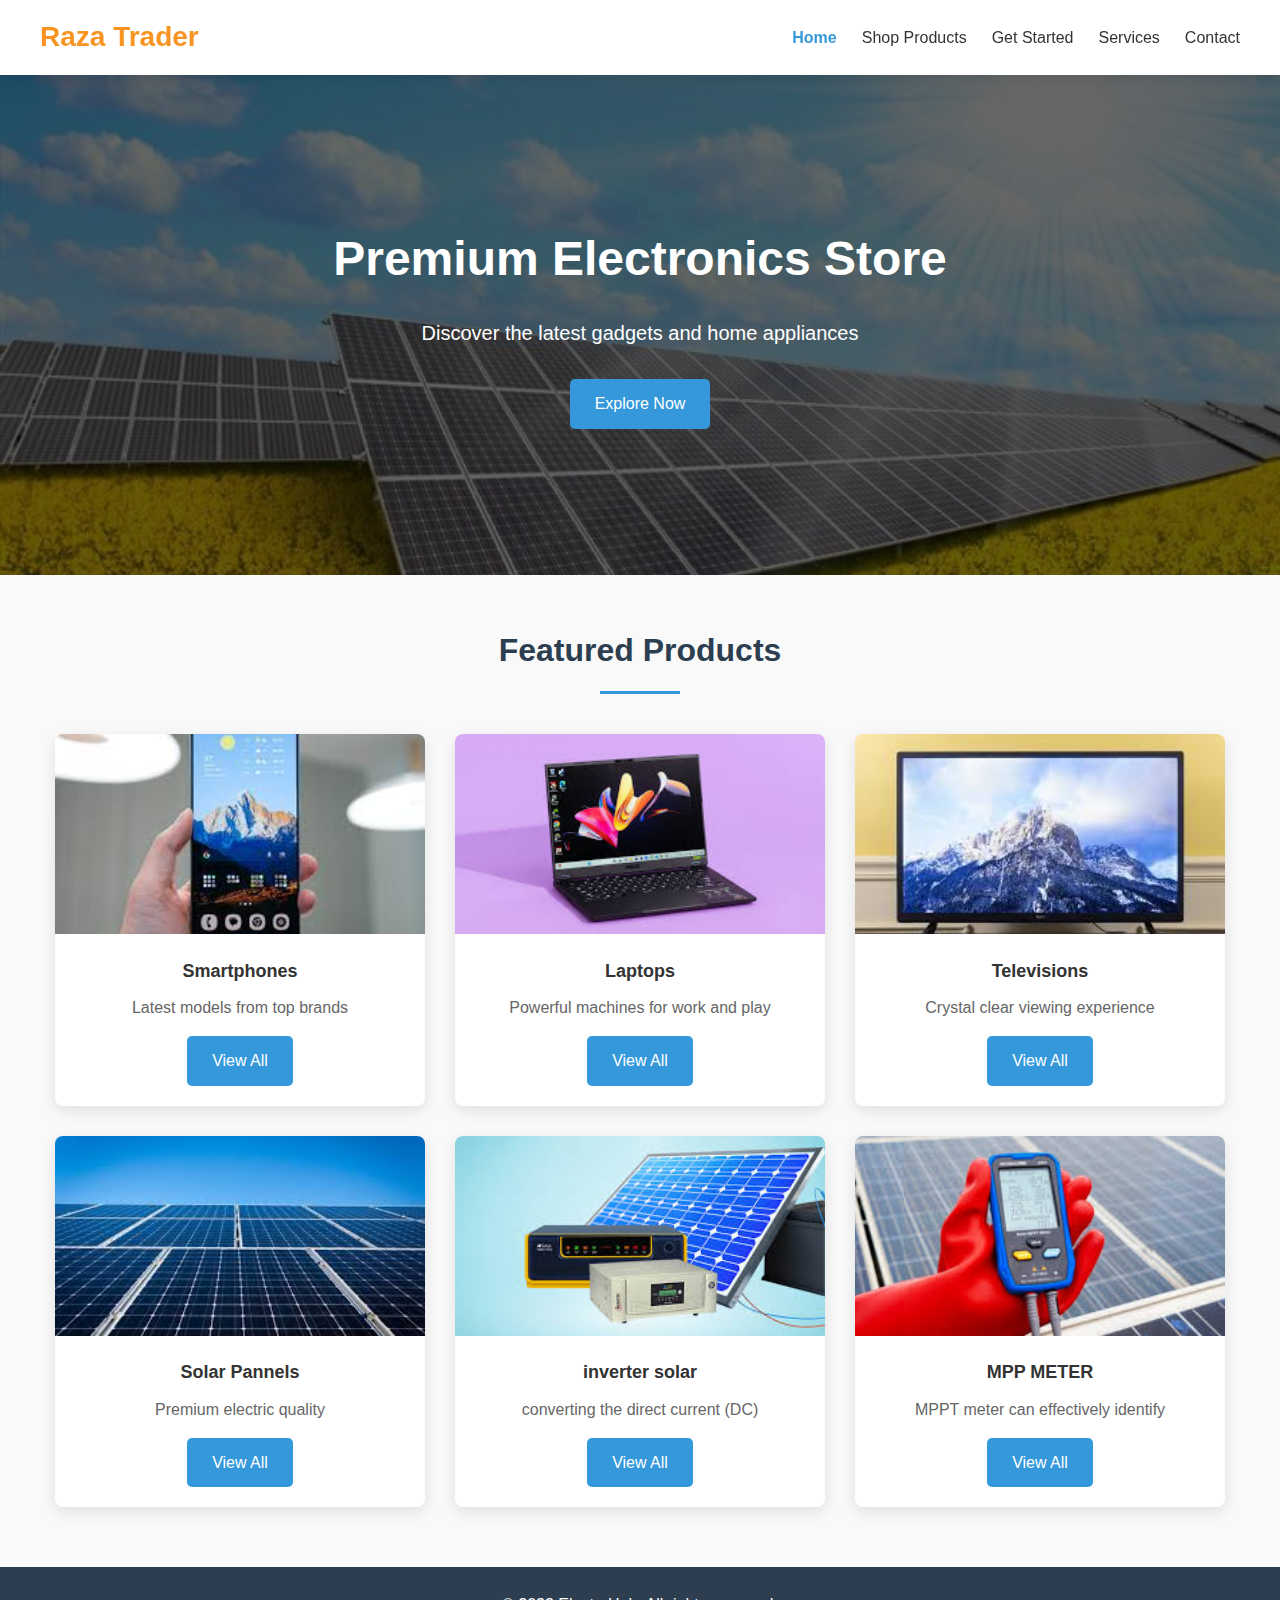
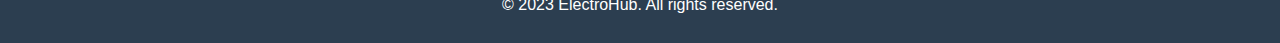
<file: index.html>
<!DOCTYPE html>
<html lang="en">
<head>
    <meta charset="UTF-8">
    <meta name="viewport" content="width=device-width, initial-scale=1.0">
    <title>Raza Trader</title>
    <link rel="stylesheet" href="css/styles.css">
    <link rel="stylesheet" href="css/responsive.css">
    <link rel="stylesheet" href="https://cdnjs.cloudflare.com/ajax/libs/font-awesome/6.0.0-beta3/css/all.min.css">
</head>
<body>
    <header>
        <div class="container">
            <div class="logo">
                <h1>Raza Trader</h1>
            </div>
            <nav>
                <ul class="nav-links">
                    <li><a href="index.html" class="active">Home</a></li>
                    <li><a href="products.html">Shop Products</a></li>
                    <li><a href="get-started.html">Get Started</a></li>
                    <li><a href="services.html">Services</a></li>
                    <li><a href="contact.html">Contact</a></li>
                </ul>
                <div class="mobile-menu-btn">
                    <i class="fas fa-bars"></i>
                </div>
            </nav>
        </div>
    </header>

    <main>
        <!-- Hero Section -->
        <section class="hero">
            <div class="container">
                <div class="hero-content">
                    <h2>Premium Electronics Store</h2>
                    <p>Discover the latest gadgets and home appliances</p>
                    <a href="products.html" class="btn">Explore Now</a>
                </div>
            </div>
        </section>

        <!-- Featured Products Section -->
        <section class="featured-products">
            <div class="container">
                <h3 class="section-title">Featured Products</h3>
                <div class="product-grid">
                    <div class="product-card">
                        <img src="./images/smart-phone.jpg" alt="Smartphone">
                        <h4>Smartphones</h4>
                        <p>Latest models from top brands</p>
                        <a href="products.html#smartphones" class="btn">View All</a>
                    </div>
                    <div class="product-card">
                        <img src="./images/laptop.jpg" alt="Laptop">
                        <h4>Laptops</h4>
                        <p>Powerful machines for work and play</p>
                        <a href="products.html#laptops" class="btn">View All</a>
                    </div>
                    <div class="product-card">
                        <img src="./images/television.jpg" alt="TV">
                        <h4>Televisions</h4>
                        <p>Crystal clear viewing experience</p>
                        <a href="products.html#televisions" class="btn">View All</a>
                    </div>
                    <div class="product-card">
                        <img src="./images/solar.jpg" alt="Solar Pannels">
                        <h4>Solar Pannels</h4>
                        <p>Premium electric quality</p>
                        <a href="products.html#Solar Pannels" class="btn">View All</a>
                    </div>
                    <div class="product-card">
                        <img src="./images/inverter solar.jpg" alt="Smartwatch">
                        <h4>inverter solar</h4>
                        <p>converting the direct current (DC) </p>
                        <a href="products.html#inverter solar" class="btn">View All</a>
                    </div>
                    <div class="product-card">
                        <img src="./images/MPPT meter.jpg" alt="Home Appliance">
                        <h4>MPP METER</h4>
                        <p>MPPT meter can effectively identify</p>
                        <a href="products.html#appliances" class="btn">View All</a>
                    </div>
                </div>
            </div>
        </section>
    </main>

    <footer>
        <div class="container">
            <p>&copy; 2023 ElectroHub. All rights reserved.</p>
        </div>
    </footer>

    <script src="js/script.js"></script>
</body>
</html>
</file>
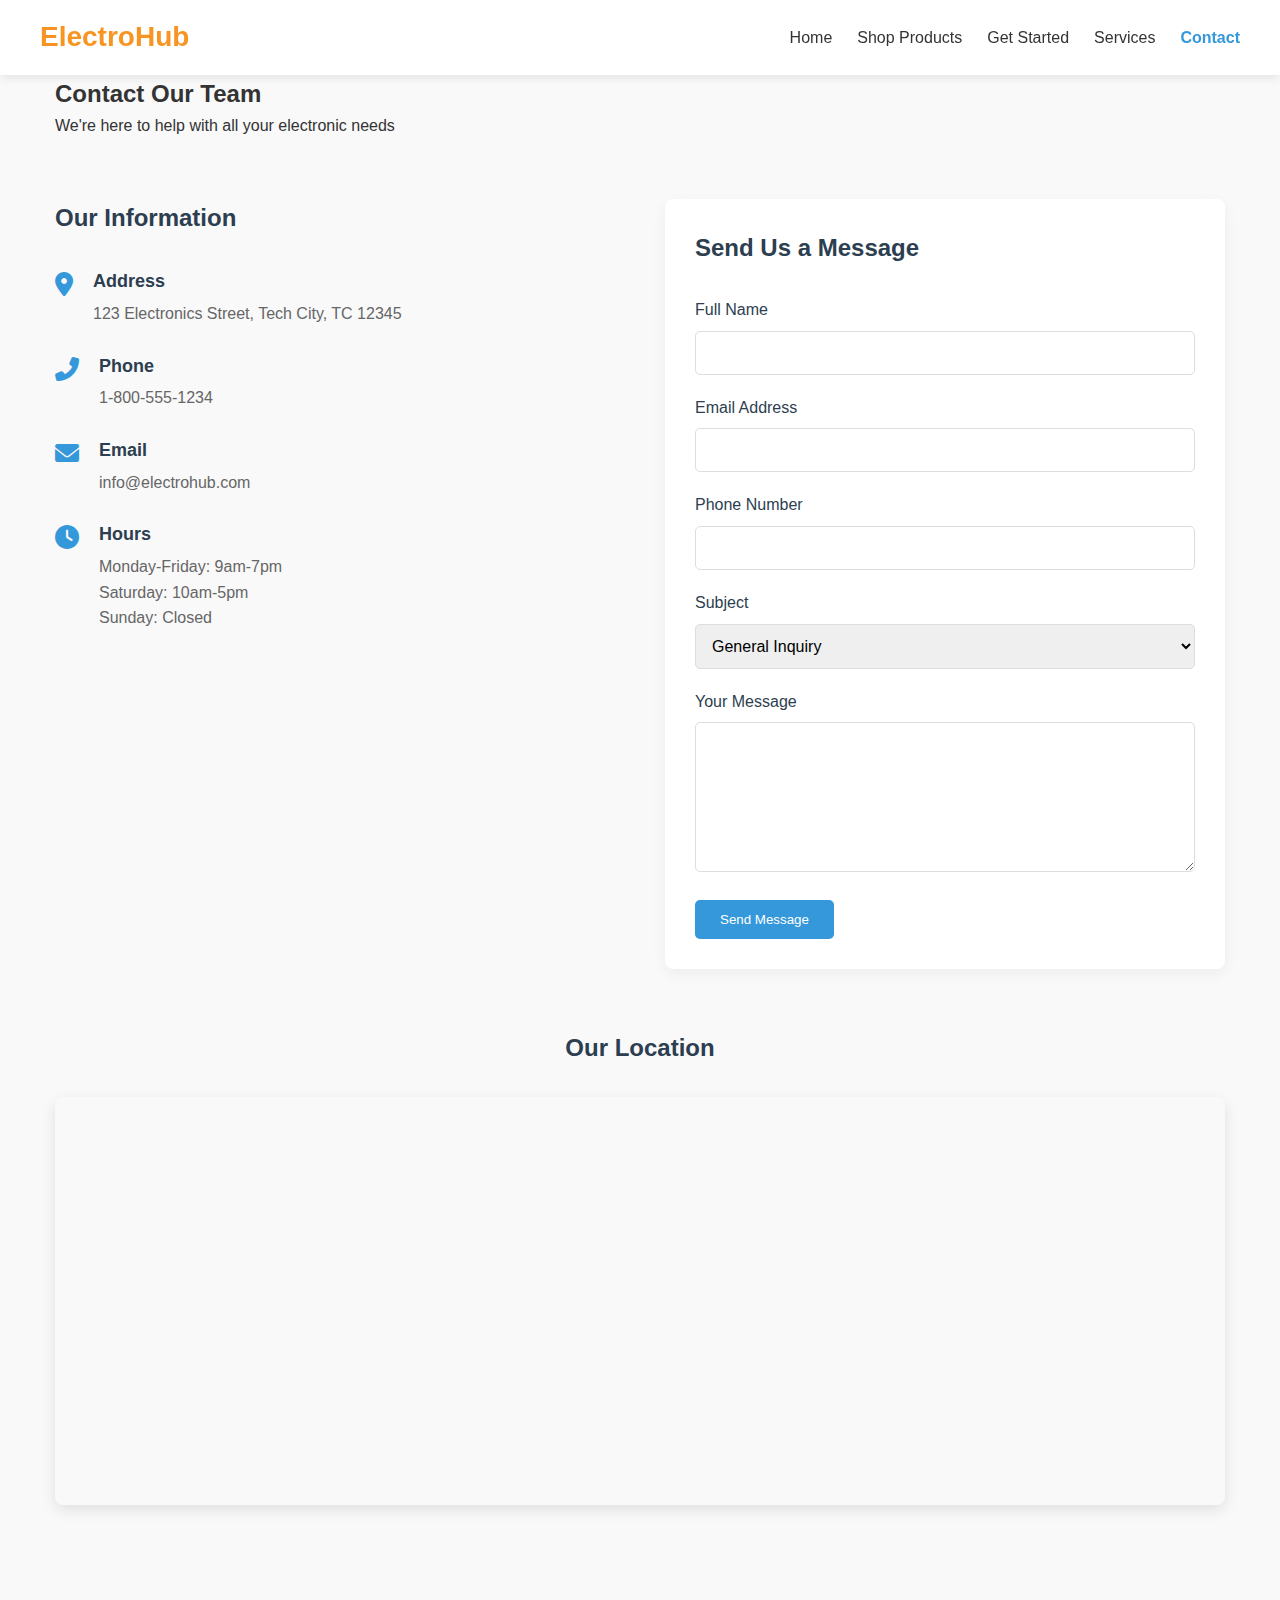
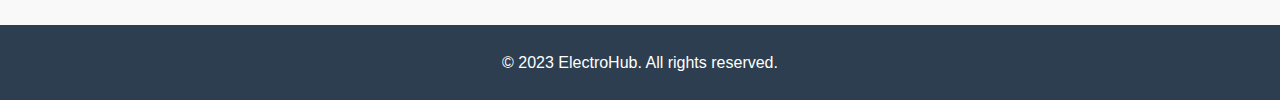
<file: contact.html>
<!DOCTYPE html>
<html lang="en">
<head>
    <meta charset="UTF-8">
    <meta name="viewport" content="width=device-width, initial-scale=1.0">
    <title>Contact Us | ElectroHub</title>
    <link rel="stylesheet" href="css/styles.css">
    <link rel="stylesheet" href="css/responsive.css">
    <link rel="stylesheet" href="https://cdnjs.cloudflare.com/ajax/libs/font-awesome/6.0.0-beta3/css/all.min.css">
</head>
<body>
    <header>
        <div class="container">
            <div class="logo">
                <h1>ElectroHub</h1>
            </div>
            <nav>
                <ul class="nav-links">
                    <li><a href="index.html">Home</a></li>
                    <li><a href="products.html">Shop Products</a></li>
                    <li><a href="get-started.html">Get Started</a></li>
                    <li><a href="services.html">Services</a></li>
                    <li><a href="contact.html" class="active">Contact</a></li>
                </ul>
                <div class="mobile-menu-btn">
                    <i class="fas fa-bars"></i>
                </div>
            </nav>
        </div>
    </header>

    <main>
        <section class="page-header">
            <div class="container">
                <h2>Contact Our Team</h2>
                <p>We're here to help with all your electronic needs</p>
            </div>
        </section>

        <section class="contact-section">
            <div class="container">
                <div class="contact-info">
                    <h3>Our Information</h3>

                    <div class="info-item">
                        <i class="fas fa-map-marker-alt"></i>
                        <div>
                            <h4>Address</h4>
                            <p>123 Electronics Street, Tech City, TC 12345</p>
                        </div>
                    </div>
                    

                    <div class="info-item">
                        <i class="fas fa-phone-alt"></i>
                        <div>
                            <h4>Phone</h4>
                            <p><a href="tel:+18005551234">1-800-555-1234</a></p>
                        </div>
                    </div>


                    <div class="info-item">
                        <i class="fas fa-envelope"></i>
                        <div>
                            <h4>Email</h4>
                            <p><a href="mailto:info@electrohub.com">info@electrohub.com</a></p>
                        </div>
                    </div>
                    <div class="info-item">
                        <i class="fas fa-clock"></i>
                        <div>
                            <h4>Hours</h4>
                            <p>Monday-Friday: 9am-7pm<br>Saturday: 10am-5pm<br>Sunday: Closed</p>
                        </div>
                    </div>
                </div>

                <div class="contact-form">
                    <h3>Send Us a Message</h3>
                    <form id="contactForm">

                        <div class="form-group">
                            <label for="name">Full Name</label>
                            <input type="text" id="name" name="name" required>
                        </div>
                        
                        <div class="form-group">
                            <label for="email">Email Address</label>
                            <input type="email" id="email" name="email" required>
                        </div>
                        <div class="form-group">
                            <label for="phone">Phone Number</label>
                            <input type="tel" id="phone" name="phone">
                        </div>
                        <div class="form-group">
                            <label for="subject">Subject</label>
                            <select id="subject" name="subject">
                                <option value="general">General Inquiry</option>
                                <option value="product">Product Question</option>
                                <option value="service">Service Request</option>
                                <option value="support">Technical Support</option>
                            </select>
                        </div>
                        <div class="form-group">
                            <label for="message">Your Message</label>
                            <textarea id="message" name="message" rows="5" required></textarea>
                        </div>
                        <button type="submit" class="btn">Send Message</button>
                    </form>
                </div>
            </div>
        </section>

        <section class="map-section">
            <div class="container">
                <h3>Our Location</h3>
                <div class="map-container">
                    <iframe src="https://www.google.com/maps/embed?pb=!1m18!1m12!1m3!1d3022.215373510527!2d-73.98784492423996!3d40.74844097138988!2m3!1f0!2f0!3f0!3m2!1i1024!2i768!4f13.1!3m3!1m2!1s0x0%3A0x0!2zNDDCsDQ0JzU0LjQiTiA3M8KwNTknMDkuNyJX!5e0!3m2!1sen!2sus!4v1620000000000!5m2!1sen!2sus" width="100%" height="400" style="border:0;" allowfullscreen="" loading="lazy"></iframe>
                </div>
            </div>
        </section>
    </main>

    <footer>
        <div class="container">
            <p>&copy; 2023 ElectroHub. All rights reserved.</p>
        </div>
    </footer>

    <script src="js/script.js"></script>
</body>
</html>
</file>
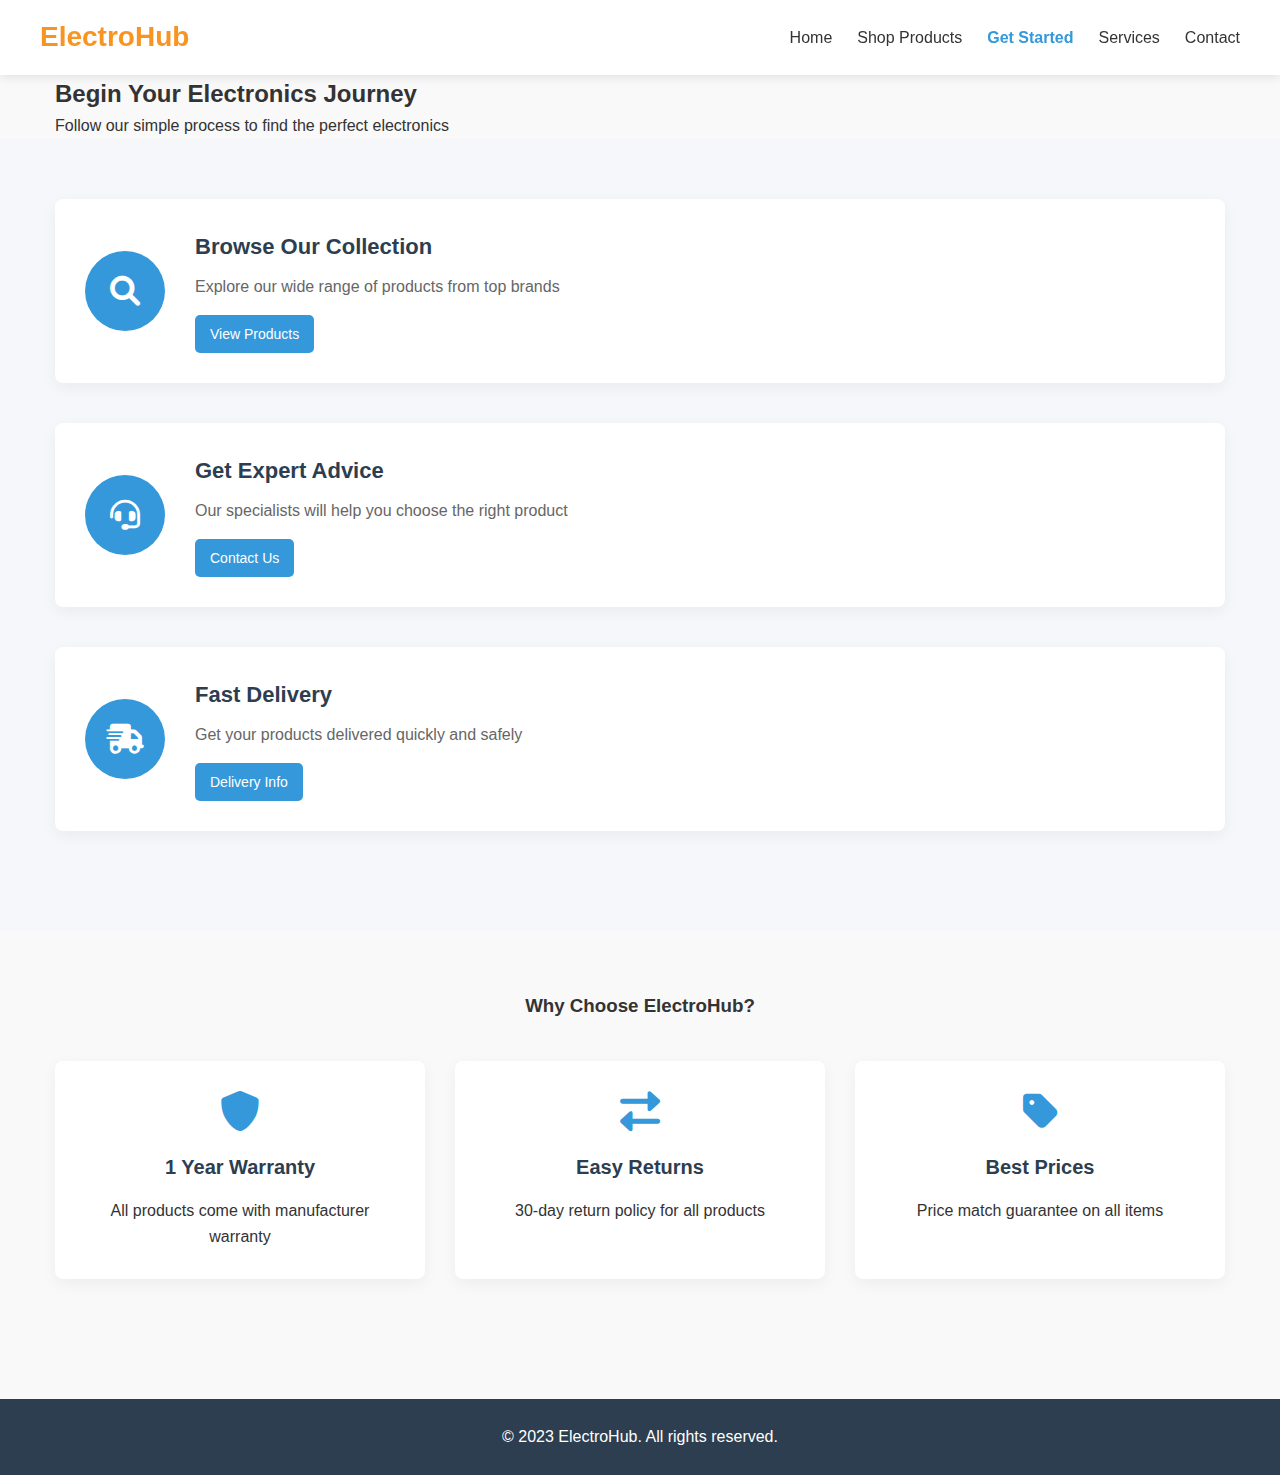
<file: get-started.html>
<!DOCTYPE html>
<html lang="en">
<head>
    <meta charset="UTF-8">
    <meta name="viewport" content="width=device-width, initial-scale=1.0">
    <title>Get Started | ElectroHub</title>
    <link rel="stylesheet" href="css/styles.css">
    <link rel="stylesheet" href="css/responsive.css">
    <link rel="stylesheet" href="https://cdnjs.cloudflare.com/ajax/libs/font-awesome/6.0.0-beta3/css/all.min.css">
</head>
<body>
    <header>
        <div class="container">
            <div class="logo">
                <h1>ElectroHub</h1>
            </div>
            <nav>
                <ul class="nav-links">
                    <li><a href="index.html">Home</a></li>
                    <li><a href="products.html">Shop Products</a></li>
                    <li><a href="get-started.html" class="active">Get Started</a></li>
                    <li><a href="services.html">Services</a></li>
                    <li><a href="contact.html">Contact</a></li>
                </ul>
                <div class="mobile-menu-btn">
                    <i class="fas fa-bars"></i>
                </div>
            </nav>
        </div>
    </header>

    <main>
        <section class="page-header">
            <div class="container">
                <h2>Begin Your Electronics Journey</h2>
                <p>Follow our simple process to find the perfect electronics</p>
            </div>
        </section>

        <section class="steps-section">
            <div class="container">
                <div class="step">
                    <div class="step-icon">
                        <i class="fas fa-search"></i>
                    </div>
                    <div class="step-content">
                        <h3>Browse Our Collection</h3>
                        <p>Explore our wide range of products from top brands</p>
                        <a href="products.html" class="btn btn-small">View Products</a>
                    </div>
                </div>
                <div class="step">
                    <div class="step-icon">
                        <i class="fas fa-headset"></i>
                    </div>
                    <div class="step-content">
                        <h3>Get Expert Advice</h3>
                        <p>Our specialists will help you choose the right product</p>
                        <a href="contact.html" class="btn btn-small">Contact Us</a>
                    </div>
                </div>
                <div class="step">
                    <div class="step-icon">
                        <i class="fas fa-shipping-fast"></i>
                    </div>
                    <div class="step-content">
                        <h3>Fast Delivery</h3>
                        <p>Get your products delivered quickly and safely</p>
                        <a href="services.html" class="btn btn-small">Delivery Info</a>
                    </div>
                </div>
            </div>
        </section>

        <section class="why-choose-us">
            <div class="container">
                <h3>Why Choose ElectroHub?</h3>
                <div class="features-grid">
                    <div class="feature-card">
                        <i class="fas fa-shield-alt"></i>
                        <h4>1 Year Warranty</h4>
                        <p>All products come with manufacturer warranty</p>
                    </div>
                    <div class="feature-card">
                        <i class="fas fa-exchange-alt"></i>
                        <h4>Easy Returns</h4>
                        <p>30-day return policy for all products</p>
                    </div>
                    <div class="feature-card">
                        <i class="fas fa-tag"></i>
                        <h4>Best Prices</h4>
                        <p>Price match guarantee on all items</p>
                    </div>
                </div>
            </div>
        </section>
    </main>

    <footer>
        <div class="container">
            <p>&copy; 2023 ElectroHub. All rights reserved.</p>
        </div>
    </footer>

    <script src="js/script.js"></script>
</body>
</html>
</file>
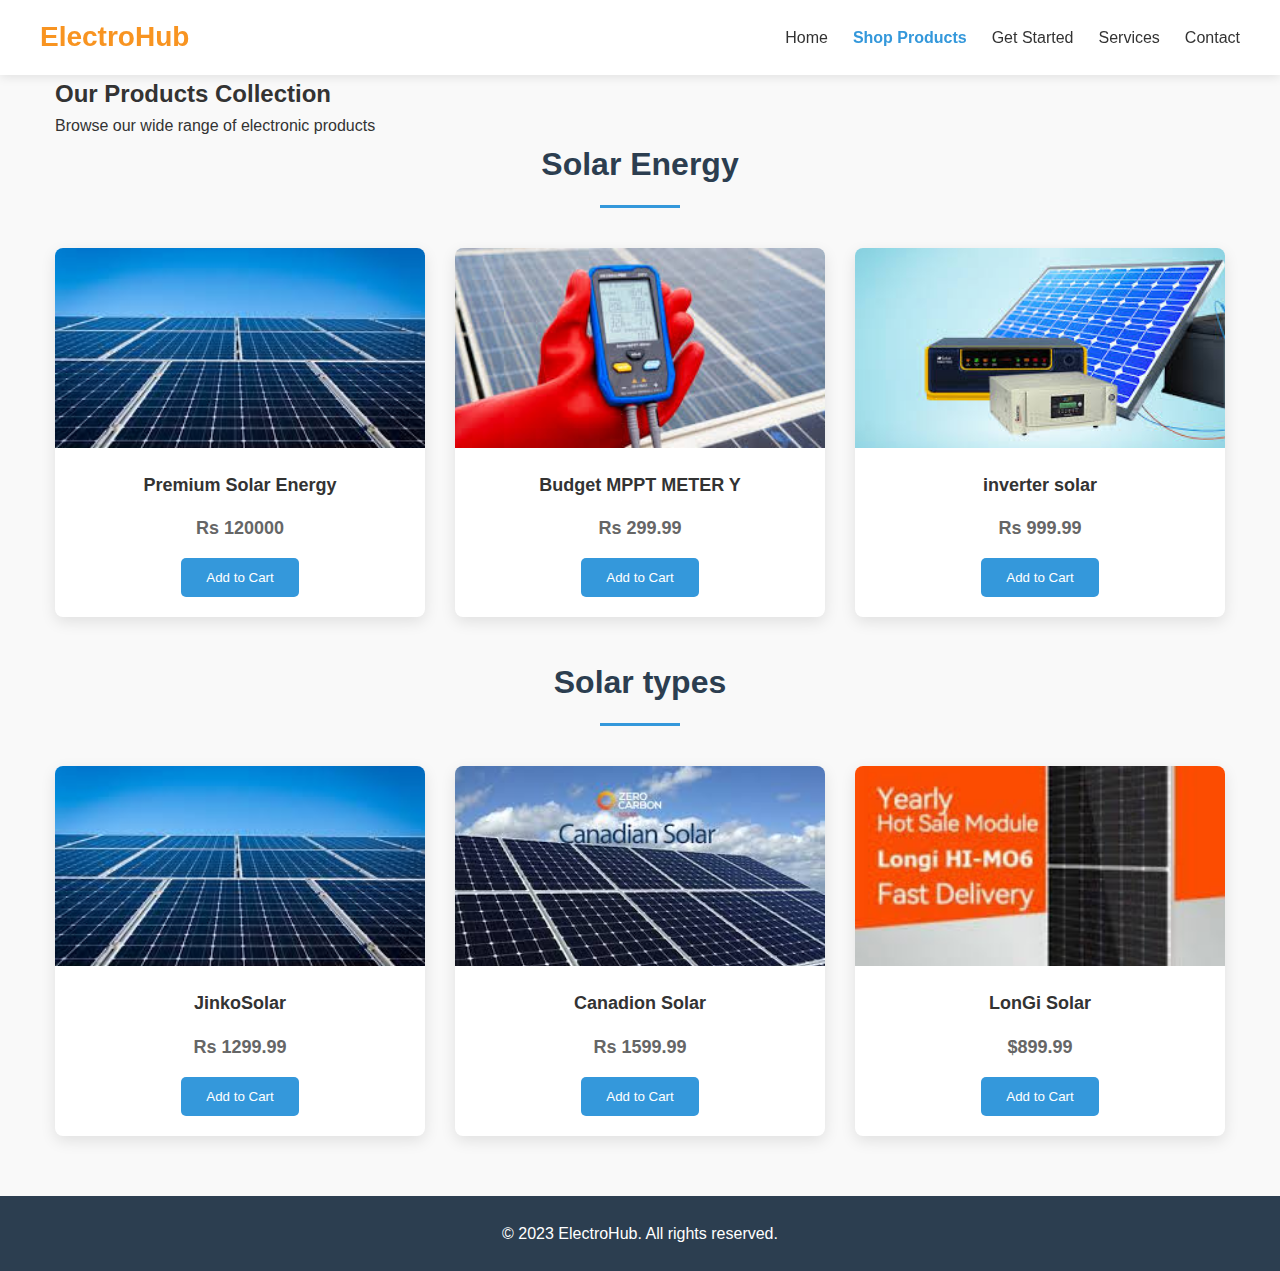
<file: products.html>
<!DOCTYPE html>
<html lang="en">
<head>
    <meta charset="UTF-8">
    <meta name="viewport" content="width=device-width, initial-scale=1.0">
    <title>Shop Products | ElectroHub</title>
    <link rel="stylesheet" href="css/styles.css">
    <link rel="stylesheet" href="css/responsive.css">
    <link rel="stylesheet" href="https://cdnjs.cloudflare.com/ajax/libs/font-awesome/6.0.0-beta3/css/all.min.css">
</head>
<body>
    <header>
        <div class="container">
            <div class="logo">
                <h1>ElectroHub</h1>
            </div>
            <nav>
                <ul class="nav-links">
                    <li><a href="index.html">Home</a></li>
                    <li><a href="products.html" class="active">Shop Products</a></li>
                    <li><a href="get-started.html">Get Started</a></li>
                    <li><a href="services.html">Services</a></li>
                    <li><a href="contact.html">Contact</a></li>
                </ul>
                <div class="mobile-menu-btn">
                    <i class="fas fa-bars"></i>
                </div>
            </nav>
        </div>
    </header>

    <main>
        <section class="page-header">
            <div class="container">
                <h2>Our Products Collection</h2>
                <p>Browse our wide range of electronic products</p>
            </div>
        </section>

        <section class="product-categories">
            <div class="container">
                <div class="category" id="smartphones">
                    <h3 class="category-title">Solar Energy</h3>


                    <div class="product-grid">

                        <div class="product-card">
                            <img src="./images/solar.jpg" alt="Phone 1">
                            <h4>Premium Solar Energy</h4>
                            <p class="price">Rs 120000</p>
                            <button class="btn add-to-cart">Add to Cart</button>
                            
                        </div>
                        <div class="product-card">
                            <img src="./images/MPPT meter.jpg" alt="Phone 2">
                            <h4>Budget MPPT METER Y</h4>
                            <p class="price">Rs 299.99</p>
                            <button class="btn add-to-cart">Add to Cart</button>
                        </div>
                        <div class="product-card">
                            <img src="./images/inverter solar.jpg" alt="Phone 3">
                            <h4>inverter solar</h4>
                            <p class="price">Rs 999.99</p>
                            <button class="btn add-to-cart">Add to Cart</button>
                        </div>
                    </div>
                </div>

                <div class="category" id="laptops">
                    <h3 class="category-title">Solar types</h3>
                    <div class="product-grid">
                        <div class="product-card">
                            <img src="./images/solar.jpg" alt="Laptop 1">
                            <h4>JinkoSolar</h4>
                            <p class="price">Rs 1299.99</p>
                            <button class="btn add-to-cart">Add to Cart</button>
                        </div>
                        <div class="product-card">
                            <img src="./images/canadion solar.jpg" alt="Laptop 2">
                            <h4>Canadion Solar</h4>
                            <p class="price">Rs 1599.99</p>
                            <button class="btn add-to-cart">Add to Cart</button>
                        </div>
                        <div class="product-card">
                            <img src="./images/longi.jpg" alt="Laptop 3">
                            <h4>LonGi Solar</h4>
                            <p class="price">$899.99</p>
                            <button class="btn add-to-cart">Add to Cart</button>
                        </div>
                    </div>
                </div>
            </div>
        </section>
    </main>

    <footer>
        <div class="container">
            <p>&copy; 2023 ElectroHub. All rights reserved.</p>
        </div>
    </footer>

    <script src="js/script.js"></script>
</body>
</html>
</file>
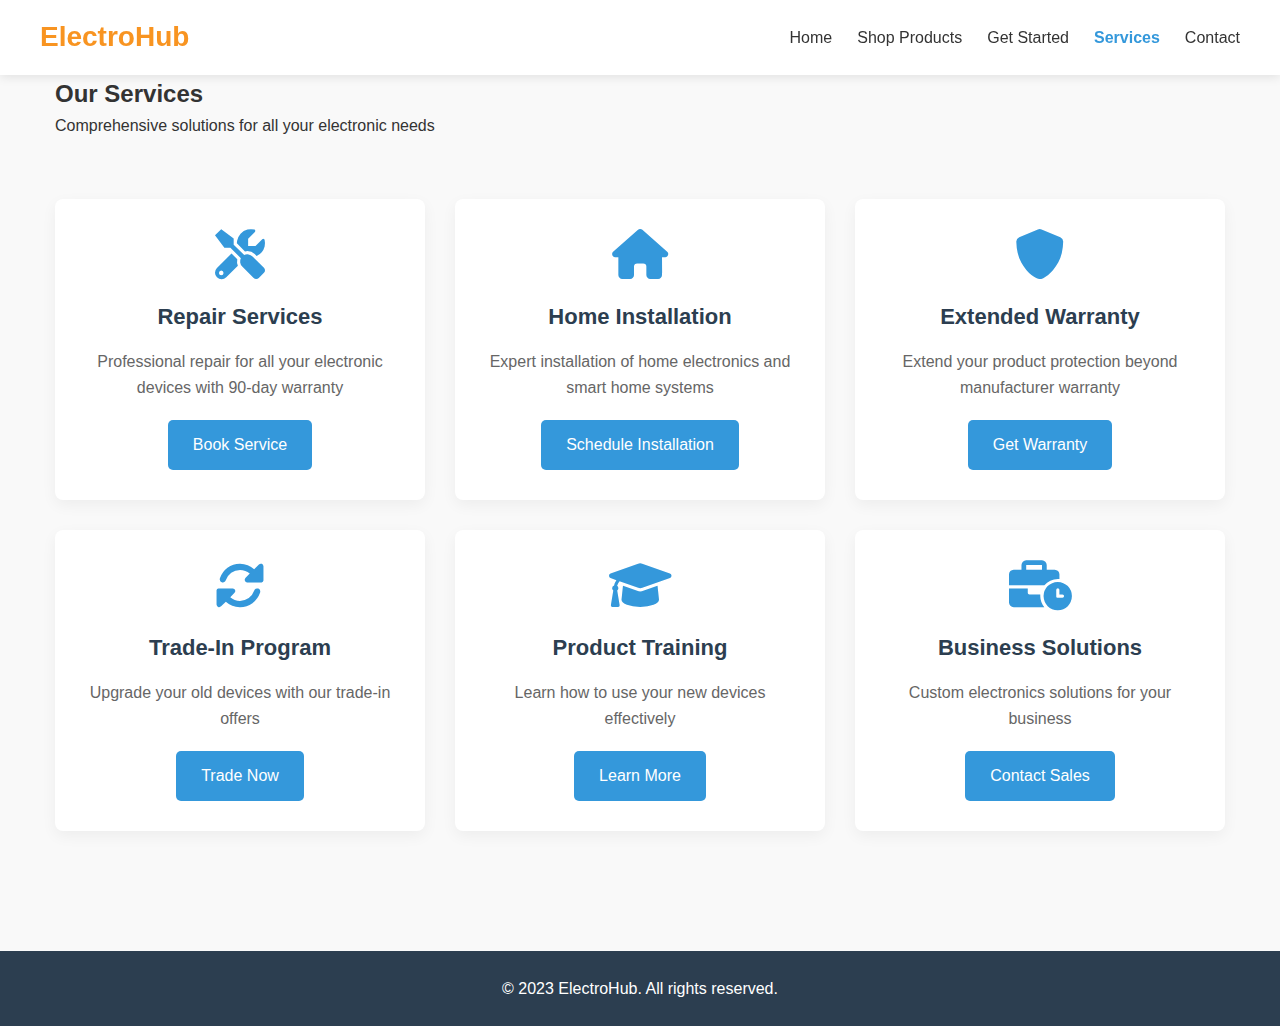
<file: services.html>
<!DOCTYPE html>
<html lang="en">
<head>
    <meta charset="UTF-8">
    <meta name="viewport" content="width=device-width, initial-scale=1.0">
    <title>Services | ElectroHub</title>
    <link rel="stylesheet" href="css/styles.css">
    <link rel="stylesheet" href="css/responsive.css">
    <link rel="stylesheet" href="https://cdnjs.cloudflare.com/ajax/libs/font-awesome/6.0.0-beta3/css/all.min.css">
</head>
<body>
    <header>
        <div class="container">
            <div class="logo">
                <h1>ElectroHub</h1>
            </div>
            <nav>
                <ul class="nav-links">
                    <li><a href="index.html">Home</a></li>
                    <li><a href="products.html">Shop Products</a></li>
                    <li><a href="get-started.html">Get Started</a></li>
                    <li><a href="services.html" class="active">Services</a></li>
                    <li><a href="contact.html">Contact</a></li>
                </ul>
                <div class="mobile-menu-btn">
                    <i class="fas fa-bars"></i>
                </div>
            </nav>
        </div>
    </header>

    <main>
        <section class="page-header">
            <div class="container">
                <h2>Our Services</h2>
                <p>Comprehensive solutions for all your electronic needs</p>
            </div>
        </section>

        <section class="services-section">
            <div class="container">
                
                <div class="service-card">
                    <i class="fas fa-tools"></i>
                    <h3>Repair Services</h3>
                    <p>Professional repair for all your electronic devices with 90-day warranty</p>
                    <a href="contact.html" class="btn">Book Service</a>
                </div>
                <div class="service-card">
                    <i class="fas fa-home"></i>
                    <h3>Home Installation</h3>
                    <p>Expert installation of home electronics and smart home systems</p>
                    <a href="contact.html" class="btn">Schedule Installation</a>
                </div>
                <div class="service-card">
                    <i class="fas fa-shield-alt"></i>
                    <h3>Extended Warranty</h3>
                    <p>Extend your product protection beyond manufacturer warranty</p>
                    <a href="contact.html" class="btn">Get Warranty</a>
                </div>
                <div class="service-card">
                    <i class="fas fa-sync-alt"></i>
                    <h3>Trade-In Program</h3>
                    <p>Upgrade your old devices with our trade-in offers</p>
                    <a href="contact.html" class="btn">Trade Now</a>
                </div>
                <div class="service-card">
                    <i class="fas fa-graduation-cap"></i>
                    <h3>Product Training</h3>
                    <p>Learn how to use your new devices effectively</p>
                    <a href="contact.html" class="btn">Learn More</a>
                </div>
                <div class="service-card">
                    <i class="fas fa-business-time"></i>
                    <h3>Business Solutions</h3>
                    <p>Custom electronics solutions for your business</p>
                    <a href="contact.html" class="btn">Contact Sales</a>
                </div>
            </div>
        </section>
    </main>

    <footer>
        <div class="container">
            <p>&copy; 2023 ElectroHub. All rights reserved.</p>
        </div>
    </footer>

    <script src="js/script.js"></script>
</body>
</html>
</file>
<file: css/styles.css>
/* Base Styles */
* {
    margin: 0;
    padding: 0;
    box-sizing: border-box;
}

body {
    font-family: 'Segoe UI', Tahoma, Geneva, Verdana, sans-serif;
    line-height: 1.6;
    color: #333;
    background-color: #f9f9f9;
    scroll-behavior: smooth;
}

.container {
    width: 100%;
    max-width: 1200px;
    margin: 0 auto;
    padding: 0 15px;
}

/* Header Styles */
header {
    background-color: #fff;
    box-shadow: 0 2px 10px rgba(0,0,0,0.1);
    position: sticky;
    top: 0;
    z-index: 1000;
}

header .container {
    display: flex;
    justify-content: space-between;
    align-items: center;
    padding: 15px 0;
}

.logo h1 {
    color: #f89421;
    font-size: 28px;
}

.nav-links {
    display: flex;
    list-style: none;
}

.nav-links li {
    margin-left: 25px;
}

.nav-links a {
    text-decoration: none;
    color: #333;
    font-weight: 500;
    transition: color 0.3s;
}

.nav-links a:hover {
    color: #3498db;
}

.nav-links a.active {
    color: #3498db;
    font-weight: 600;
}

.mobile-menu-btn {
    display: none;
    font-size: 24px;
    cursor: pointer;
}

/* Button Styles */
.btn {
    display: inline-block;
    background-color: #3498db;
    color: #fff;
    padding: 12px 25px;
    border-radius: 5px;
    text-decoration: none;
    font-weight: 500;
    transition: all 0.3s;
    border: none;
    cursor: pointer;
    text-align: center;
}

.btn:hover {
    background-color: #2980b9;
    transform: translateY(-2px);
    box-shadow: 0 4px 8px rgba(0,0,0,0.1);
}

.btn-small {
    padding: 8px 15px;
    font-size: 14px;
}

/* Hero Section */
.hero {
    background: linear-gradient(rgba(0,0,0,0.6), rgba(0,0,0,0.6)), url('../images/Hero.jpg');
    background-size: cover;
    background-position: center;
    height: 500px;
    display: flex;
    align-items: center;
    text-align: center;
    color: #fff;
    margin-bottom: 50px;
}

.hero-content {
    max-width: 800px;
    margin: 0 auto;
}

.hero h2 {
    font-size: 48px;
    margin-bottom: 20px;
}

.hero p {
    font-size: 20px;
    margin-bottom: 30px;
}

/* Section Titles */
.section-title, .category-title {
    text-align: center;
    margin-bottom: 40px;
    font-size: 32px;
    color: #2c3e50;
    position: relative;
}

.section-title:after, .category-title:after {
    content: '';
    display: block;
    width: 80px;
    height: 3px;
    background: #3498db;
    margin: 15px auto;
}

/* Product Grid */
.product-grid {
    display: grid;
    grid-template-columns: repeat(3, 1fr);
    gap: 30px;
    margin: 40px 0;
}

.product-card {
    background: #fff;
    border-radius: 8px;
    overflow: hidden;
    box-shadow: 0 5px 15px rgba(0,0,0,0.1);
    transition: all 0.3s;
    text-align: center;
    padding-bottom: 20px;
}

.product-card:hover {
    transform: translateY(-10px);
    box-shadow: 0 15px 30px rgba(0,0,0,0.15);
}

.product-card img {
    width: 100%;
    height: 200px;
    object-fit: cover;
    margin-bottom: 15px;
}

.product-card h4 {
    font-size: 18px;
    margin-bottom: 10px;
    padding: 0 15px;
}

.product-card p {
    color: #666;
    margin-bottom: 15px;
    padding: 0 15px;
}

.price {
    font-weight: bold;
    color: #2c3e50;
    font-size: 18px;
    margin: 15px 0;
}

/* Steps Section */
.steps-section {
    padding: 60px 0;
    background-color: #f5f7fa;
}

.step {
    display: flex;
    align-items: center;
    margin-bottom: 40px;
    background: #fff;
    padding: 30px;
    border-radius: 8px;
    box-shadow: 0 5px 15px rgba(0,0,0,0.05);
}

.step-icon {
    width: 80px;
    height: 80px;
    background: #3498db;
    border-radius: 50%;
    display: flex;
    align-items: center;
    justify-content: center;
    margin-right: 30px;
    color: #fff;
    font-size: 30px;
    flex-shrink: 0;
}

.step-content {
    flex: 1;
}

.step-content h3 {
    font-size: 22px;
    margin-bottom: 10px;
    color: #2c3e50;
}

.step-content p {
    color: #666;
    margin-bottom: 15px;
}

/* Why Choose Us Section */
.why-choose-us {
    padding: 60px 0;
    text-align: center;
}

.features-grid {
    display: grid;
    grid-template-columns: repeat(3, 1fr);
    gap: 30px;
    margin-top: 40px;
}

.feature-card {
    background: #fff;
    padding: 30px;
    border-radius: 8px;
    box-shadow: 0 5px 15px rgba(0,0,0,0.05);
    transition: all 0.3s;
}

.feature-card:hover {
    transform: translateY(-5px);
    box-shadow: 0 10px 25px rgba(0,0,0,0.1);
}

.feature-card i {
    font-size: 40px;
    color: #3498db;
    margin-bottom: 20px;
}

.feature-card h4 {
    font-size: 20px;
    margin-bottom: 15px;
    color: #2c3e50;
}

/* Services Section */
.services-section {
    padding: 60px 0;
}

.services-section .container {
    display: grid;
    grid-template-columns: repeat(3, 1fr);
    gap: 30px;
}

.service-card {
    background: #fff;
    padding: 30px;
    border-radius: 8px;
    box-shadow: 0 5px 15px rgba(0,0,0,0.05);
    text-align: center;
    transition: all 0.3s;
}

.service-card:hover {
    transform: translateY(-5px);
    box-shadow: 0 10px 25px rgba(0,0,0,0.1);
}

.service-card i {
    font-size: 50px;
    color: #3498db;
    margin-bottom: 20px;
}

.service-card h3 {
    font-size: 22px;
    margin-bottom: 15px;
    color: #2c3e50;
}

.service-card p {
    color: #666;
    margin-bottom: 20px;
}

/* Contact Section */
.contact-section {
    padding: 60px 0;
}

.contact-section .container {
    display: grid;
    grid-template-columns: 1fr 1fr;
    gap: 50px;
}

.contact-info h3, .contact-form h3 {
    font-size: 24px;
    margin-bottom: 30px;
    color: #2c3e50;
}

.info-item {
    display: flex;
    margin-bottom: 25px;
}

.info-item i {
    font-size: 24px;
    color: #3498db;
    margin-right: 20px;
    margin-top: 5px;
}

.info-item h4 {
    font-size: 18px;
    margin-bottom: 5px;
    color: #2c3e50;
}

.info-item p, .info-item a {
    color: #666;
    text-decoration: none;
}

.info-item a:hover {
    color: #3498db;
}

/* Contact Form */
.contact-form {
    background: #fff;
    padding: 30px;
    border-radius: 8px;
    box-shadow: 0 5px 15px rgba(0,0,0,0.05);
}

.form-group {
    margin-bottom: 20px;
}

.form-group label {
    display: block;
    margin-bottom: 8px;
    font-weight: 500;
    color: #2c3e50;
}

.form-group input,
.form-group select,
.form-group textarea {
    width: 100%;
    padding: 12px;
    border: 1px solid #ddd;
    border-radius: 5px;
    font-family: inherit;
    font-size: 16px;
}

.form-group textarea {
    resize: vertical;
    min-height: 150px;
}

/* Map Section */
.map-section {
    padding-bottom: 60px;
}

.map-section h3 {
    text-align: center;
    font-size: 24px;
    margin-bottom: 30px;
    color: #2c3e50;
}

.map-container {
    border-radius: 8px;
    overflow: hidden;
    box-shadow: 0 5px 15px rgba(0,0,0,0.1);
}

/* Footer */
footer {
    background-color: #2c3e50;
    color: #fff;
    text-align: center;
    padding: 25px 0;
    margin-top: 60px;
}

footer p {
    font-size: 16px;
}
</file>
<file: css/responsive.css>
/* Responsive Styles for Raza Trader */

/* Tablet View (768px - 992px) */
@media (max-width: 992px) {
    /* Product Grid Adjustment */
    .product-grid {
        grid-template-columns: repeat(2, 1fr);
    }

    /* Services Grid Adjustment */
    .services-section .container {
        grid-template-columns: repeat(2, 1fr);
    }

    /* Steps Section Adjustment */
    .step {
        flex-direction: column;
        text-align: center;
    }

    .step-icon {
        margin-right: 0;
        margin-bottom: 20px;
    }

    /* Features Grid Adjustment */
    .features-grid {
        grid-template-columns: repeat(2, 1fr);
    }

    /* Contact Section Layout */
    .contact-section .container {
        grid-template-columns: 1fr;
        gap: 40px;
    }
}

/* Mobile View (Up to 767px) */
@media (max-width: 767px) {
    /* Header Adjustments */
    header .container {
        padding: 10px 15px;
    }

    .logo h1 {
        font-size: 24px;
    }

    /* Mobile Menu Styling */
    .nav-links {
        display: none;
        position: fixed;
        top: 70px;
        left: 0;
        width: 100%;
        background: #fff;
        flex-direction: column;
        padding: 20px;
        box-shadow: 0 5px 10px rgba(0,0,0,0.1);
        z-index: 999;
    }

    .nav-links.active {
        display: flex;
    }

    .nav-links li {
        margin: 10px 0;
        text-align: center;
    }

    .mobile-menu-btn {
        display: block;
    }

    /* Hero Section Adjustments */
    .hero {
        height: 400px;
    }

    .hero h2 {
        font-size: 32px;
    }

    .hero p {
        font-size: 18px;
    }

    /* Product Grid - Single Column */
    .product-grid, 
    .services-section .container,
    .features-grid {
        grid-template-columns: 1fr;
    }

    /* Section Title Adjustments */
    .section-title, .category-title {
        font-size: 28px;
        margin-bottom: 30px;
    }

    /* Steps Section Adjustments */
    .steps-section {
        padding: 40px 0;
    }

    /* Contact Info Items */
    .info-item {
        flex-direction: column;
        text-align: center;
    }

    .info-item i {
        margin-right: 0;
        margin-bottom: 10px;
    }
}

/* Small Mobile View (Up to 480px) */
@media (max-width: 480px) {
    /* Hero Section Further Adjustments */
    .hero {
        height: 350px;
    }

    .hero h2 {
        font-size: 28px;
    }

    .hero .btn {
        padding: 10px 20px;
    }

    /* Section Titles */
    .section-title, .category-title {
        font-size: 24px;
    }

    /* Contact Form Adjustments */
    .contact-form {
        padding: 20px;
    }
}

/* Landscape Orientation Adjustments */
@media (max-height: 480px) and (orientation: landscape) {
    .hero {
        height: auto;
        padding: 100px 0;
    }
}
</file>
